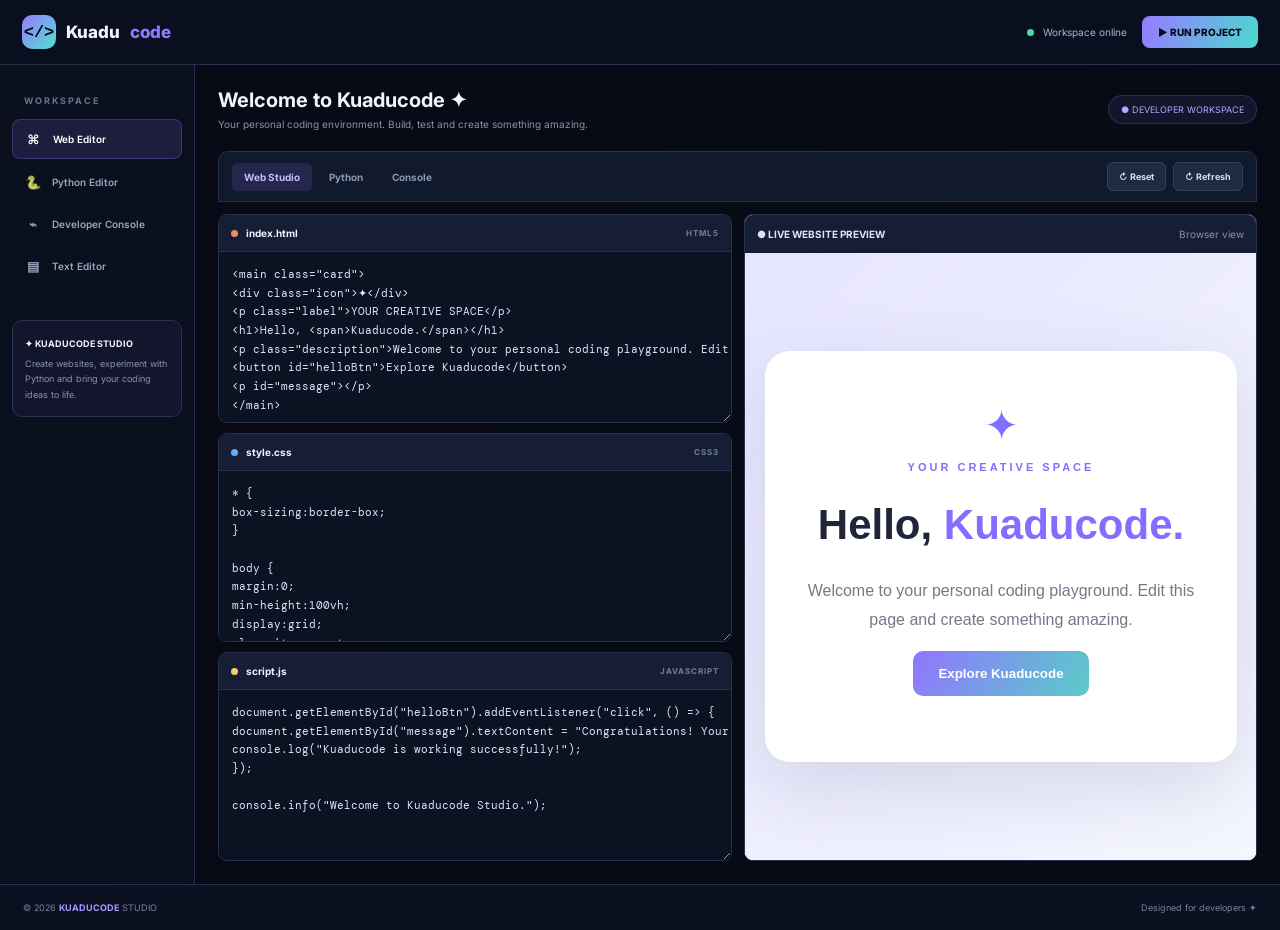
<file: code.html>
<!DOCTYPE html>
<html lang="en">
<head>
<meta charset="UTF-8">
<meta name="viewport" content="width=device-width, initial-scale=1.0">
<title>Kuaducode </title>
<style>
@import url('https://fonts.googleapis.com/css2?family=DM+Mono:wght@400;500&family=Inter:wght@400;500;600;700;800&display=swap');

:root {
--bg:#080b16;
--surface:#101629;
--surface2:#151d33;
--border:#26314d;
--text:#f1f4ff;
--muted:#8793ad;
--purple:#9278ff;
--cyan:#4de0d1;
--green:#4cdaa0;
}

* {
box-sizing:border-box;
margin:0;
padding:0;
}

body {
background:var(--bg);
color:var(--text);
font-family:Inter,Arial,sans-serif;
font-size:12px;
min-height:100vh;
}

body:before {
content:"";
position:fixed;
inset:0;
z-index:-2;
background:linear-gradient(120deg,rgba(8,11,22,.94),rgba(8,11,22,.87)),url("https://images.unsplash.com/photo-1518770660439-4636190af475?auto=format&fit=crop&w=2000&q=85") center/cover;
}

.app {
min-height:100vh;
display:flex;
flex-direction:column;
}

header {
height:65px;
display:flex;
align-items:center;
justify-content:space-between;
padding:0 22px;
background:#0b1020ef;
border-bottom:1px solid var(--border);
position:sticky;
top:0;
z-index:10;
}

.logo {
display:flex;
align-items:center;
gap:10px;
font-size:17px;
font-weight:800;
}

.logo-icon {
width:34px;
height:34px;
display:grid;
place-items:center;
border-radius:10px;
background:linear-gradient(135deg,#9b7cff,#4de0d1);
color:#080b16;
font-family:monospace;
}

.logo span {
color:var(--purple);
}

.logo small {
font-size:8px;
letter-spacing:2px;
color:#8390ad;
}

.header-right {
display:flex;
align-items:center;
gap:15px;
}

.online {
font-size:10px;
color:#a7b5ca;
}

.online i {
display:inline-block;
width:7px;
height:7px;
background:var(--green);
border-radius:50%;
margin-right:6px;
}

button {
font-family:inherit;
cursor:pointer;
border:none;
}

.header-btn {
background:linear-gradient(110deg,#967bff,#4dd8d0);
padding:10px 16px;
border-radius:8px;
font-size:10px;
font-weight:800;
color:#080b16;
}

.header-btn:hover {
filter:brightness(1.15);
transform:translateY(-1px);
}

.layout {
display:grid;
grid-template-columns:195px minmax(0,1fr);
flex:1;
}

.sidebar {
background:#0c1120e8;
border-right:1px solid var(--border);
padding:22px 12px;
}

.side-label {
font-size:9px;
letter-spacing:2px;
color:#687591;
font-weight:700;
padding:0 12px;
margin:8px 0 13px;
}

.nav-item {
display:flex;
align-items:center;
gap:11px;
padding:11px 12px;
margin-bottom:4px;
border-radius:8px;
color:#98a5bf;
font-size:10px;
font-weight:600;
transition:.2s;
cursor:pointer;
text-decoration:none;
}

.nav-item:hover {
background:#19223b;
color:white;
}

.nav-item.active {
background:#9278ff25;
color:white;
border:1px solid #9278ff42;
}

.nav-icon {
width:17px;
text-align:center;
font-size:13px;
}

.side-bottom {
margin-top:35px;
padding:14px 12px;
border:1px solid #283452;
border-radius:10px;
background:#9278ff10;
}

.side-bottom strong {
font-size:9px;
}

.side-bottom p {
font-size:9px;
color:var(--muted);
line-height:1.7;
margin-top:6px;
}

main {
min-width:0;
padding:23px;
}

.welcome {
display:flex;
justify-content:space-between;
align-items:center;
gap:15px;
margin-bottom:21px;
}

.welcome h1 {
font-size:20px;
margin-bottom:6px;
}

.welcome p {
font-size:10px;
color:var(--muted);
}

.welcome-tag {
font-size:9px;
padding:8px 12px;
border-radius:20px;
background:#9278ff19;
border:1px solid #9278ff35;
color:#b5a6ff;
}

.toolbar {
display:flex;
align-items:center;
justify-content:space-between;
gap:10px;
padding:10px 13px;
background:#11192d;
border:1px solid var(--border);
border-radius:10px 10px 0 0;
}

.tool-tabs {
display:flex;
gap:5px;
flex-wrap:wrap;
}

.tool-tab {
padding:8px 12px;
border-radius:6px;
background:transparent;
color:#8996b0;
font-size:10px;
font-weight:700;
}

.tool-tab.active {
background:#9278ff25;
color:#c6baff;
}

.tool-actions {
display:flex;
gap:7px;
}

.action-btn {
background:#202a43;
color:#d3dcf0;
padding:8px 11px;
border-radius:6px;
font-size:9px;
font-weight:700;
border:1px solid #34415e;
}

.action-btn:hover {
background:#303e60;
}

.work-area {
display:none;
}

.work-area.active {
display:block;
animation:fade .25s ease;
}

@keyframes fade {
from {opacity:0;transform:translateY(5px);}
to {opacity:1;transform:translateY(0);}
}

.web-grid {
display:grid;
grid-template-columns:minmax(0,1fr) minmax(0,1fr);
gap:12px;
margin-top:12px;
}

.code-stack {
display:grid;
gap:10px;
}

.editor {
background:#0d1425;
border:1px solid var(--border);
border-radius:9px;
overflow:hidden;
min-width:0;
}

.editor-header {
height:37px;
display:flex;
align-items:center;
justify-content:space-between;
padding:0 12px;
background:#151e34;
border-bottom:1px solid var(--border);
font-size:10px;
font-weight:700;
}

.file-name {
display:flex;
align-items:center;
gap:8px;
}

.file-dot {
width:7px;
height:7px;
border-radius:50%;
}

.html-dot {background:#f08b5c;}
.css-dot {background:#65a9ff;}
.js-dot {background:#f0cf66;}
.py-dot {background:#6fb8e9;}

.file-type {
font-size:8px;
color:#71809d;
letter-spacing:1px;
}

textarea {
width:100%;
height:170px;
display:block;
resize:vertical;
background:#0b1222;
border:0;
outline:0;
padding:13px;
color:#dce6fa;
font:11px/1.7 'DM Mono',monospace;
tab-size:4;
white-space:pre;
}

textarea:focus {
box-shadow:inset 0 0 0 1px #9278ff70;
}

.preview {
background:white;
border:1px solid var(--border);
border-radius:9px;
overflow:hidden;
display:flex;
flex-direction:column;
min-height:565px;
}

.preview-head {
height:38px;
background:#151e34;
color:#dce5f5;
display:flex;
align-items:center;
justify-content:space-between;
padding:0 12px;
font-size:10px;
font-weight:700;
}

.preview-head span:last-child {
color:#8793ad;
font-weight:400;
}

iframe {
width:100%;
flex:1;
min-height:525px;
border:0;
background:white;
}

.python-grid {
display:grid;
grid-template-columns:1fr 1fr;
gap:12px;
margin-top:12px;
}

.python-grid textarea {
height:420px;
}

.output {
background:#0b1222;
border:1px solid var(--border);
border-radius:9px;
min-height:460px;
overflow:hidden;
}

.output-head {
padding:12px;
background:#151e34;
border-bottom:1px solid var(--border);
font-size:10px;
font-weight:700;
display:flex;
justify-content:space-between;
}

.output pre {
padding:16px;
color:#9ce6c1;
font:11px/1.8 'DM Mono',monospace;
white-space:pre-wrap;
}

.runtime {
font-size:9px;
color:#9ba9c0;
}

.runtime.ready {
color:var(--green);
}

.console {
margin-top:12px;
background:#0b1222;
border:1px solid var(--border);
border-radius:9px;
min-height:450px;
overflow:hidden;
}

.console-head {
padding:13px;
background:#151e34;
border-bottom:1px solid var(--border);
display:flex;
justify-content:space-between;
font-size:10px;
font-weight:700;
}

.console-body {
padding:13px;
font:10px/1.8 'DM Mono',monospace;
}

.console-line {
padding:7px;
border-bottom:1px solid #202b43;
white-space:pre-wrap;
overflow-wrap:anywhere;
}

.console-line.log {color:#d4def0;}
.console-line.info {color:#73d9e5;}
.console-line.warn {color:#f1ca77;}
.console-line.error {color:#ff879a;}

.empty {
color:#74819b;
padding:12px;
}

footer {
display:flex;
justify-content:space-between;
align-items:center;
padding:17px 23px;
border-top:1px solid var(--border);
background:#0b1020;
color:#74819b;
font-size:9px;
}

footer strong {
color:#a997ff;
}

@media(max-width:1050px) {
.layout {grid-template-columns:165px minmax(0,1fr);}
.web-grid {grid-template-columns:1fr;}
.preview {min-height:450px;}
.python-grid {grid-template-columns:1fr;}
}

@media(max-width:650px) {
header {padding:0 12px;}
.online {display:none;}
.layout {grid-template-columns:1fr;}
.sidebar {
display:flex;
gap:4px;
overflow-x:auto;
padding:9px;
border-right:0;
border-bottom:1px solid var(--border);
}
.side-label,.side-bottom {display:none;}
.nav-item {white-space:nowrap;margin:0;padding:10px;}
main {padding:13px 10px;}
.welcome {align-items:flex-start;flex-direction:column;}
.toolbar {flex-direction:column;align-items:flex-start;}
.tool-actions {width:100%;}
.action-btn {flex:1;}
footer {padding:14px 10px;}
}
</style>
</head>
<body>

<div class="app">

<header>
<div class="logo">
<div class="logo-icon">&lt;/&gt;</div>
Kuadu<span>code</span>

</div>

<div class="header-right">
<div class="online"><i></i> Workspace online</div>
<button class="header-btn" id="globalRun">▶ RUN PROJECT</button>
</div>
</header>

<div class="layout">

<aside class="sidebar">

<div class="side-label">WORKSPACE</div>

<div class="nav-item active" data-tab="web">
<span class="nav-icon">⌘</span> Web Editor
</div>

<div class="nav-item" data-tab="python">
<span class="nav-icon">🐍</span> Python Editor
</div>

<div class="nav-item" data-tab="console">
<span class="nav-icon">⌁</span> Developer Console
</div>

<a class="nav-item" href="texteditor.html">
<span class="nav-icon">▤</span> Text Editor
</a>

<div class="side-bottom">
<strong>✦ KUADUCODE STUDIO</strong>
<p>Create websites, experiment with Python and bring your coding ideas to life.</p>
</div>

</aside>

<main>

<div class="welcome">
<div>
<h1>Welcome to Kuaducode ✦</h1>
<p>Your personal coding environment. Build, test and create something amazing.</p>
</div>
<div class="welcome-tag">● DEVELOPER WORKSPACE</div>
</div>

<div class="toolbar">

<div class="tool-tabs">
<button class="tool-tab active" data-tab="web">Web Studio</button>
<button class="tool-tab" data-tab="python">Python</button>
<button class="tool-tab" data-tab="console">Console</button>
</div>

<div class="tool-actions">
<button class="action-btn" id="resetWeb">↻ Reset</button>
<button class="action-btn" id="refresh">↻ Refresh</button>
</div>

</div>

<section class="work-area active" id="web">

<div class="web-grid">

<div class="code-stack">

<div class="editor">
<div class="editor-header">
<div class="file-name"><span class="file-dot html-dot"></span> index.html</div>
<span class="file-type">HTML5</span>
</div>
<textarea id="htmlCode" spellcheck="false"></textarea>
</div>

<div class="editor">
<div class="editor-header">
<div class="file-name"><span class="file-dot css-dot"></span> style.css</div>
<span class="file-type">CSS3</span>
</div>
<textarea id="cssCode" spellcheck="false"></textarea>
</div>

<div class="editor">
<div class="editor-header">
<div class="file-name"><span class="file-dot js-dot"></span> script.js</div>
<span class="file-type">JAVASCRIPT</span>
</div>
<textarea id="jsCode" spellcheck="false"></textarea>
</div>

</div>

<div class="preview">
<div class="preview-head">
<span>● LIVE WEBSITE PREVIEW</span>
<span>Browser view</span>
</div>
<iframe id="preview" title="Live website preview" sandbox="allow-scripts allow-forms allow-modals"></iframe>
</div>

</div>
</section>

<section class="work-area" id="python">

<div class="python-grid">

<div class="editor">
<div class="editor-header">
<div class="file-name"><span class="file-dot py-dot"></span> main.py</div>
<span class="file-type">PYTHON 3</span>
</div>

<textarea id="pythonCode" spellcheck="false">name = "Kuaducode Developer"

print("Welcome to Kuaducode!")
print("Hello,", name)

for number in range(1, 11):
    print(number, "× 2 =", number * 2)</textarea>
</div>

<div class="output">
<div class="output-head">
<span>PYTHON TERMINAL</span>
<span id="pythonStatus" class="runtime">Runtime not loaded</span>
</div>

<pre id="pythonOutput">Your Python output will appear here.</pre>

<div style="padding:12px">
<button class="header-btn" id="runPython">▶ RUN PYTHON</button>
<button class="action-btn" id="clearPython">CLEAR</button>
</div>
</div>

</div>
</section>

<section class="work-area" id="console">

<div class="console">
<div class="console-head">
<span>⌁ DEVELOPER CONSOLE</span>
<button class="action-btn" id="clearConsole">CLEAR CONSOLE</button>
</div>

<div class="console-body" id="consoleOutput">
<div class="empty">Console is ready. Run your project to see messages.</div>
</div>
</div>

</section>

</main>
</div>

<footer>
<span>© 2026 <strong>KUADUCODE</strong> STUDIO</span>
<span>Designed for developers ✦</span>
</footer>

</div>

<script>
const $ = id => document.getElementById(id);

const starter = {
html:`<main class="card">
<div class="icon">✦</div>
<p class="label">YOUR CREATIVE SPACE</p>
<h1>Hello, <span>Kuaducode.</span></h1>
<p class="description">Welcome to your personal coding playground. Edit this page and create something amazing.</p>
<button id="helloBtn">Explore Kuaducode</button>
<p id="message"></p>
</main>`,

css:`* {
box-sizing:border-box;
}

body {
margin:0;
min-height:100vh;
display:grid;
place-items:center;
font-family:Arial,sans-serif;
background:linear-gradient(135deg,#e6e5ff,#f5f7ff);
color:#20253a;
}

.card {
max-width:550px;
padding:50px 40px;
margin:20px;
text-align:center;
border-radius:25px;
background:white;
box-shadow:0 25px 80px #33335a25;
}

.icon {
font-size:42px;
color:#826eff;
}

.label {
font-size:11px;
font-weight:bold;
letter-spacing:3px;
color:#826eff;
}

h1 {
font-size:42px;
}

h1 span {
color:#826eff;
}

.description {
line-height:1.8;
color:#74798a;
}

button {
background:linear-gradient(120deg,#9175ff,#5accc8);
border:0;
padding:15px 25px;
border-radius:10px;
color:white;
font-weight:bold;
cursor:pointer;
}

#message {
color:#826eff;
font-weight:bold;
}`,

js:`document.getElementById("helloBtn").addEventListener("click", () => {
document.getElementById("message").textContent = "Congratulations! Your JavaScript is working.";
console.log("Kuaducode is working successfully!");
});

console.info("Welcome to Kuaducode Studio.");`
};

let consoleMessages = [];

function switchTab(name) {
document.querySelectorAll(".work-area").forEach(panel => {
panel.classList.toggle("active",panel.id === name);
});

document.querySelectorAll("[data-tab]").forEach(item => {
item.classList.toggle("active",item.dataset.tab === name);
});
}

document.querySelectorAll("[data-tab]").forEach(item => {
item.addEventListener("click",() => switchTab(item.dataset.tab));
});

function renderConsole() {
const output = $("consoleOutput");
output.innerHTML = "";

if (!consoleMessages.length) {
output.innerHTML = '<div class="empty">Console is ready. Run your project to see messages.</div>';
}

consoleMessages.forEach(item => {
const line = document.createElement("div");
line.className = "console-line " + item.type;
line.textContent = item.type.toUpperCase() + ": " + item.message;
output.appendChild(line);
});
}

function addConsole(type,args) {
consoleMessages.push({
type,
message:args.map(value => {
if (typeof value === "object") {
try {
return JSON.stringify(value);
} catch(e) {
return String(value);
}
}
return String(value);
}).join(" ")
});

renderConsole();
}

window.addEventListener("message",event => {
if (event.data?.source === "kuaducode") {
addConsole(event.data.type,event.data.args || []);
}
});

function runWeb() {
consoleMessages = [];

const html = $("htmlCode").value;
const css = $("cssCode").value.replace(/<\/style/gi,"<\\/style");
const js = $("jsCode").value.replace(/<\/script/gi,"<\\/script");

const bridge = `<script>
["log","info","warn","error"].forEach(type => {
const original = console[type].bind(console);

console[type] = (...args) => {
original(...args);

parent.postMessage({
source:"kuaducode",
type,
args:args.map(value => {
try {
return typeof value === "object" ? JSON.stringify(value) : String(value);
} catch(e) {
return String(value);
}
})
},"*");
};
});

window.addEventListener("error",e => {
parent.postMessage({
source:"kuaducode",
type:"error",
args:[e.message + " line " + e.lineno]
},"*");
});
<\/script>`;

$("preview").srcdoc = `<!DOCTYPE html>
<html>
<head>
<meta charset="UTF-8">
<meta name="viewport" content="width=device-width,initial-scale=1">
<style>${css}</style>
</head>
<body>
${html}
${bridge}
<script>${js}<\/script>
</body>
</html>`;

renderConsole();
}

$("globalRun").addEventListener("click",() => {
runWeb();
switchTab("console");
});

$("refresh").addEventListener("click",() => {
runWeb();
switchTab("web");
});

$("resetWeb").addEventListener("click",() => {
$("htmlCode").value = starter.html;
$("cssCode").value = starter.css;
$("jsCode").value = starter.js;
runWeb();
switchTab("web");
});

$("clearConsole").addEventListener("click",() => {
consoleMessages = [];
renderConsole();
});

$("clearPython").addEventListener("click",() => {
$("pythonOutput").textContent = "";
});

["htmlCode","cssCode","jsCode"].forEach(id => {
$(id).addEventListener("keydown",e => {
if (e.key === "Tab") {
e.preventDefault();
const element = e.target;
element.setRangeText("  ",element.selectionStart,element.selectionEnd,"end");
}
});
});

let pyodidePromise;

async function getPyodide() {
if (!pyodidePromise) {
$("pythonStatus").textContent = "Loading Python...";

pyodidePromise = new Promise((resolve,reject) => {
const script = document.createElement("script");

script.src = "https://cdn.jsdelivr.net/pyodide/v0.27.7/full/pyodide.js";

script.onload = async () => {
try {
resolve(await loadPyodide());
} catch(error) {
reject(error);
}
};

script.onerror = () => reject(new Error("Unable to load Python runtime. Check your internet connection."));

document.head.appendChild(script);
});
}

const pyodide = await pyodidePromise;

$("pythonStatus").textContent = "Python ready";
$("pythonStatus").classList.add("ready");

return pyodide;
}

async function runPython() {
$("runPython").disabled = true;
$("pythonOutput").textContent = "Starting Python runtime...";

try {
const pyodide = await getPyodide();

let output = "";

pyodide.setStdout({
batched:text => {
output += text + "\n";
}
});

pyodide.setStderr({
batched:text => {
output += "ERROR: " + text + "\n";
}
});

await pyodide.runPythonAsync($("pythonCode").value);

$("pythonOutput").textContent = output.trimEnd() || "Code executed successfully.";

} catch(error) {
$("pythonOutput").textContent = String(error);

} finally {
$("runPython").disabled = false;
}
}

$("runPython").addEventListener("click",runPython);

$("pythonCode").addEventListener("keydown",e => {
if (e.key === "Tab") {
e.preventDefault();
const element = e.target;
element.setRangeText("    ",element.selectionStart,element.selectionEnd,"end");
}
});

$("htmlCode").value = starter.html;
$("cssCode").value = starter.css;
$("jsCode").value = starter.js;

runWeb();
</script>

</body>
</html>
</file>
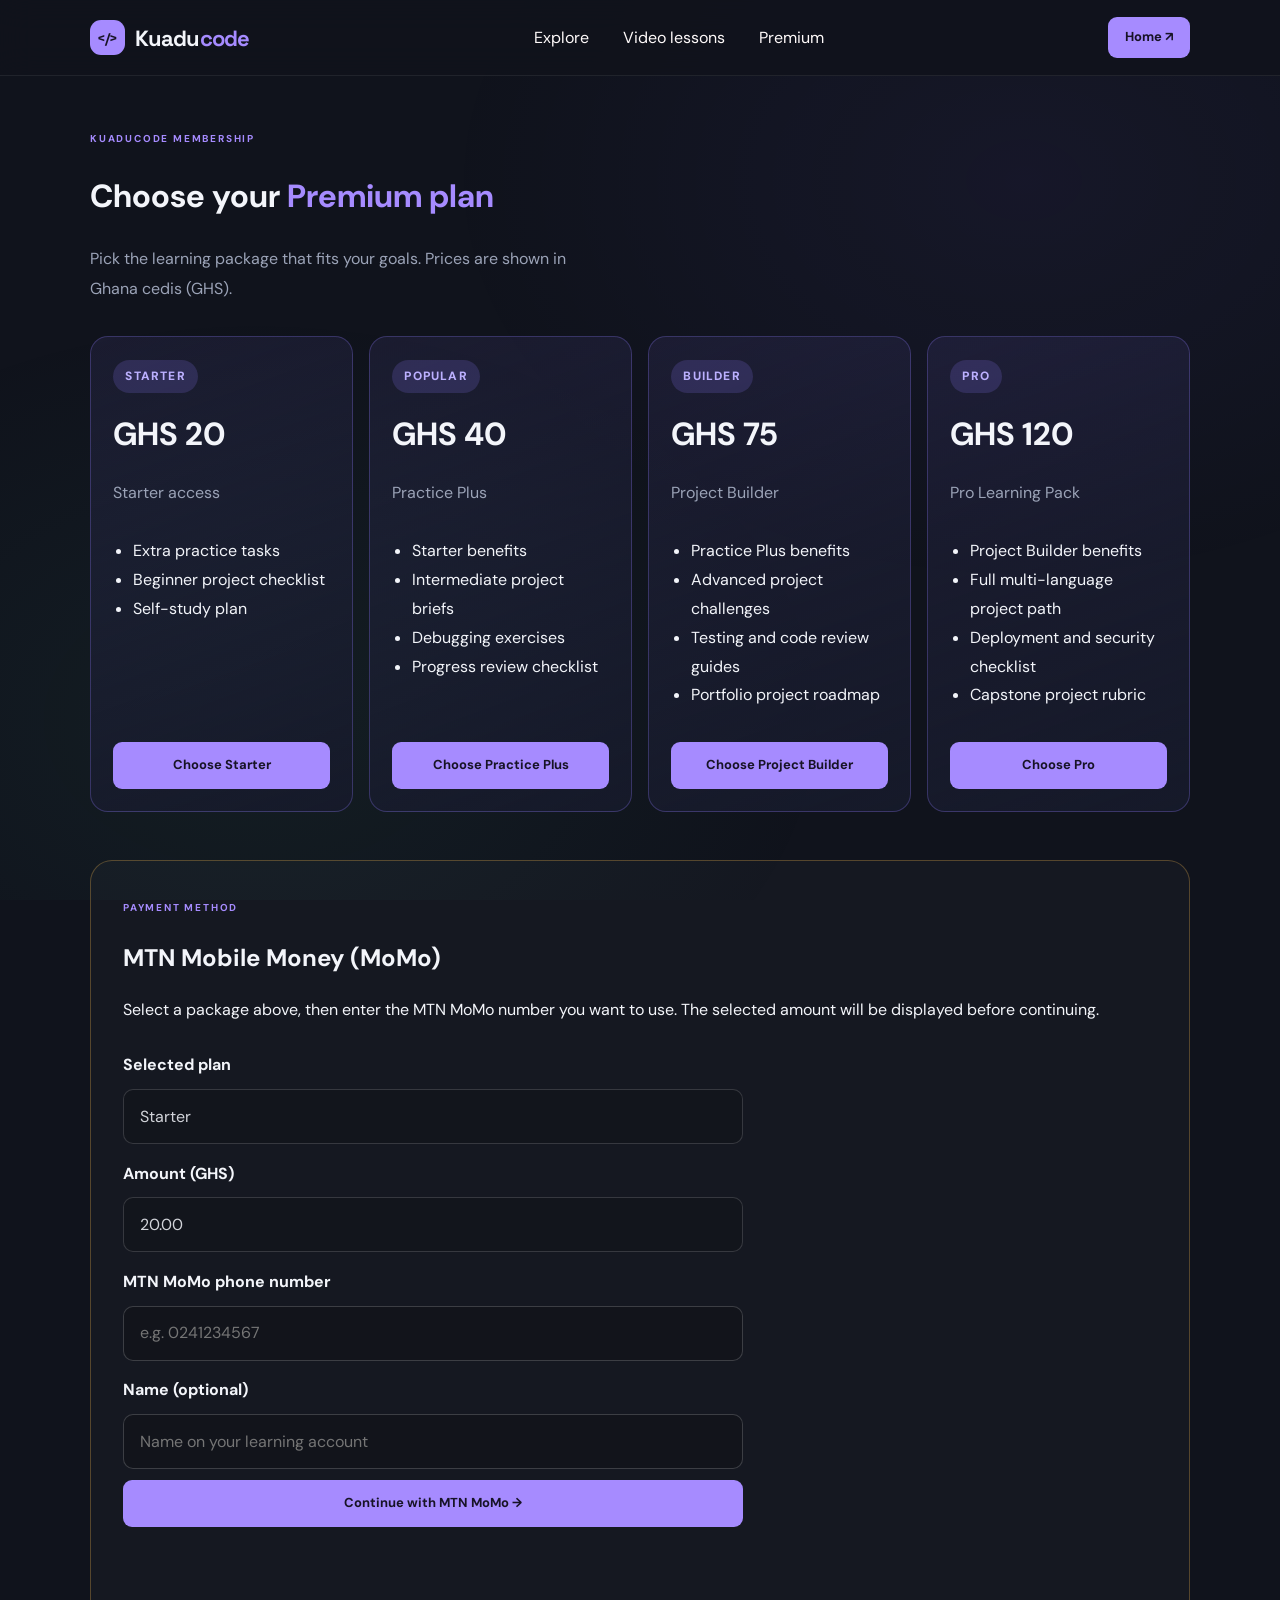
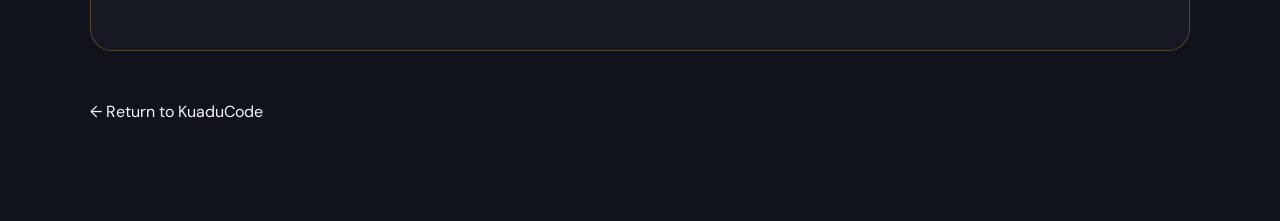
<file: premium.html>
<!DOCTYPE html>
<html lang="en"><head><meta charset="UTF-8"><meta name="viewport" content="width=device-width, initial-scale=1"><meta name="description" content="CodePath Premium plans priced in Ghana cedis"><title>CodePath Premium — Ghana Cedis</title><link rel="stylesheet" href="style.css"></head>
<body><header class="topbar"><a class="brand" href="index.html"><span class="brand-mark">&lt;/&gt;</span><span>Kuadu<span class="brand-accent">code</span></span></a><nav class="nav-links" aria-label="Main navigation"><a href="index.html#explore">Explore</a><a href="video-lessons.html">Video lessons</a><a href="index.html#premium">Premium</a></nav><a class="top-cta" href="index.html">Home ↗</a></header>
<main class="page-wrap"><span class="eyebrow">KUADUCODE MEMBERSHIP</span><h1>Choose your <span class="brand-accent">Premium plan</span></h1><p class="hero-text">Pick the learning package that fits your goals. Prices are shown in Ghana cedis (GHS).</p>
<div class="plan-grid">
<article class="plan-card"><span class="premium-badge">STARTER</span><h2>GHS 20</h2><p>Starter access</p><ul><li>Extra practice tasks</li><li>Beginner project checklist</li><li>Self-study plan</li></ul><button class="btn btn-primary choose-plan" data-plan="Starter" data-price="20">Choose Starter</button></article>
<article class="plan-card"><span class="premium-badge">POPULAR</span><h2>GHS 40</h2><p>Practice Plus</p><ul><li>Starter benefits</li><li>Intermediate project briefs</li><li>Debugging exercises</li><li>Progress review checklist</li></ul><button class="btn btn-primary choose-plan" data-plan="Practice Plus" data-price="40">Choose Practice Plus</button></article>
<article class="plan-card"><span class="premium-badge">BUILDER</span><h2>GHS 75</h2><p>Project Builder</p><ul><li>Practice Plus benefits</li><li>Advanced project challenges</li><li>Testing and code review guides</li><li>Portfolio project roadmap</li></ul><button class="btn btn-primary choose-plan" data-plan="Project Builder" data-price="75">Choose Project Builder</button></article>
<article class="plan-card"><span class="premium-badge">PRO</span><h2>GHS 120</h2><p>Pro Learning Pack</p><ul><li>Project Builder benefits</li><li>Full multi-language project path</li><li>Deployment and security checklist</li><li>Capstone project rubric</li></ul><button class="btn btn-primary choose-plan" data-plan="Pro Learning Pack" data-price="120">Choose Pro</button></article>
</div>
<section class="payment-panel" id="payment"><span class="eyebrow">PAYMENT METHOD</span><h2>MTN Mobile Money (MoMo)</h2><p>Select a package above, then enter the MTN MoMo number you want to use. The selected amount will be displayed before continuing.</p>
<form id="momoForm">
<label for="selectedPlan">Selected plan</label><input id="selectedPlan" name="plan" value="Starter" readonly>
<label for="selectedPrice">Amount (GHS)</label><input id="selectedPrice" name="amount" value="20.00" readonly>
<label for="momoNumber">MTN MoMo phone number</label><input id="momoNumber" name="phone" type="tel" inputmode="tel" autocomplete="tel" placeholder="e.g. 0241234567" pattern="(0[0-9]{9}|\+233[0-9]{9})" required>
<label for="payerName">Name (optional)</label><input id="payerName" name="payer" autocomplete="name" placeholder="Name on your learning account">
<button class="btn btn-primary" type="submit">Continue with MTN MoMo →</button>
<p id="momoMessage" class="payment-message" role="status" aria-live="polite"></p>
</form>
</section>
<p><a href="index.html">← Return to KuaduCode</a></p></main>
<script>
const planButtons=document.querySelectorAll('.choose-plan');
planButtons.forEach(button=>button.addEventListener('click',()=>{
 document.getElementById('selectedPlan').value=button.dataset.plan;
 document.getElementById('selectedPrice').value=Number(button.dataset.price).toFixed(2);
 document.getElementById('payment').scrollIntoView({behavior:'smooth',block:'start'});
}));
document.getElementById('momoForm').addEventListener('submit',event=>{
 event.preventDefault();
 const phone=document.getElementById('momoNumber').value.trim();
 if(!/^(0[0-9]{9}|\+233[0-9]{9})$/.test(phone)){
  document.getElementById('momoMessage').textContent='Enter a valid Ghanaian phone number, for example 0241234567 or +233241234567.';
  return;
 }
 document.getElementById('momoMessage').textContent='Demo checkout only: GHS '+document.getElementById('selectedPrice').value+' for '+document.getElementById('selectedPlan').value+' is selected. No payment has been requested and your wallet has not been charged. MTN MoMo API credentials and server-side transaction verification must be configured to enable real payment.';
});
</script></body></html>
</file>
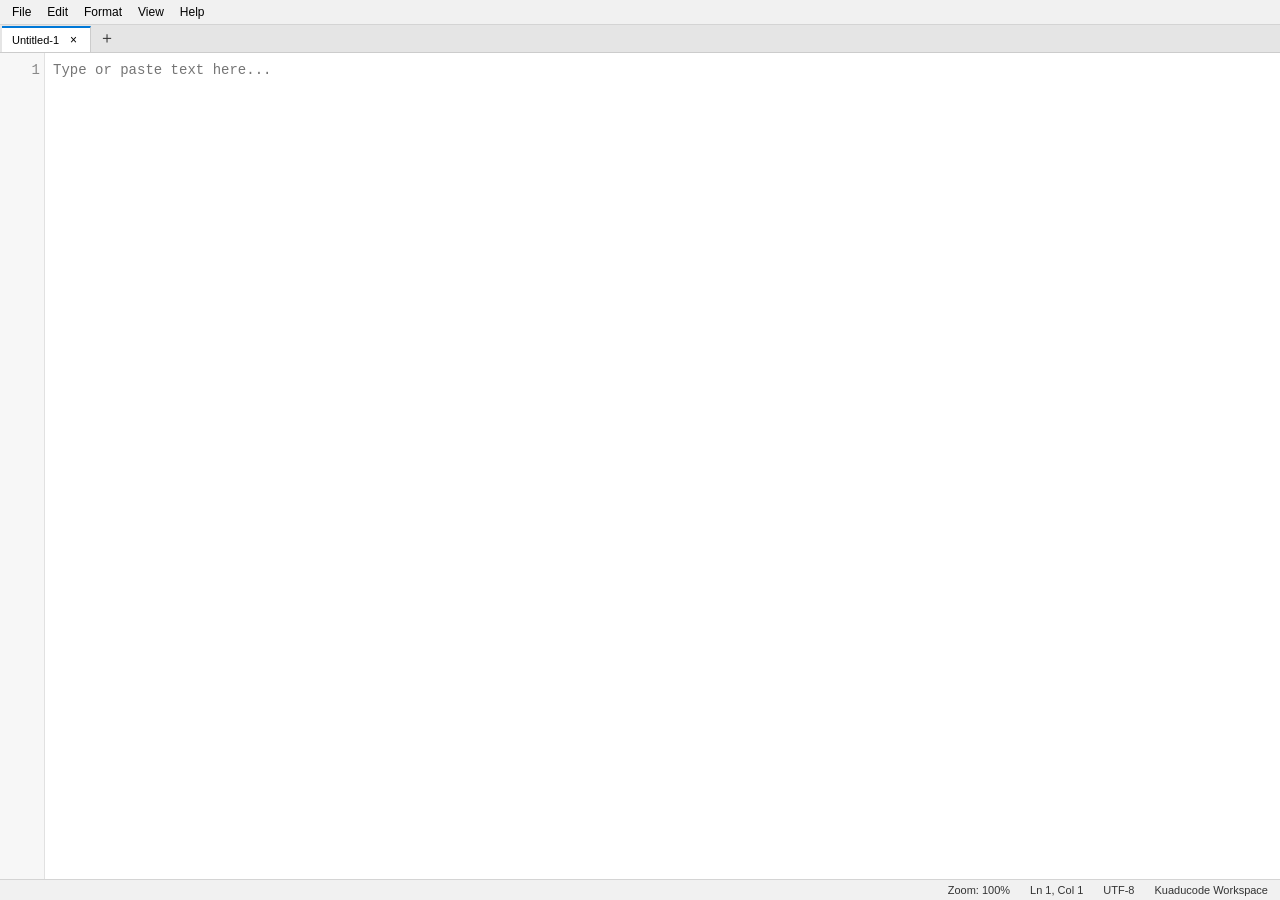
<file: texteditor.html>
<!DOCTYPE html>
<html lang="en">
<head>
<meta charset="UTF-8">
<meta name="viewport" content="width=device-width, initial-scale=1.0">
<title>Untitled - Kuaducode TEXT_EDITOR</title>
<style>
  * { box-sizing: border-box; margin: 0; padding: 0; }
  body {
    font-family: 'Segoe UI', Tahoma, Geneva, Verdana, sans-serif;
    background-color: #f3f3f3;
    color: #000000;
    display: flex;
    flex-direction: column;
    height: 100vh;
    overflow: hidden;
  }
  .notepad-menu {
    display: flex;
    background-color: #f1f1f1;
    border-bottom: 1px solid #d4d4d4;
    font-size: 12px;
    padding: 2px 4px;
    user-select: none;
  }
  .menu-dropdown {
    position: relative;
    padding: 3px 8px;
    cursor: pointer;
    border-radius: 2px;
  }
  .menu-dropdown:hover, .menu-dropdown.active {
    background-color: #e5e5e5;
  }
  .dropdown-content {
    display: none;
    position: absolute;
    top: 100%;
    left: 0;
    background-color: #ffffff;
    box-shadow: 0 4px 8px rgba(0,0,0,0.15);
    border: 1px solid #cccccc;
    min-width: 180px;
    z-index: 1000;
    padding: 4px 0;
  }
  .menu-dropdown.active .dropdown-content {
    display: block;
  }
  .dropdown-item {
    padding: 6px 16px;
    font-size: 12px;
    cursor: pointer;
  }
  .dropdown-item:hover {
    background-color: #0078d7;
    color: #ffffff;
  }
  .dropdown-divider {
    height: 1px;
    background-color: #e1e1e1;
    margin: 4px 0;
  }
  .tab-bar {
    display: flex;
    background-color: #e5e5e5;
    border-bottom: 1px solid #cccccc;
    overflow-x: auto;
    align-items: center;
    padding-left: 2px;
    height: 28px;
  }
  .tab {
    display: flex;
    align-items: center;
    gap: 8px;
    background-color: #f1f1f1;
    padding: 0 10px;
    height: 26px;
    font-size: 11px;
    border-right: 1px solid #cccccc;
    border-top: 1px solid #cccccc;
    cursor: pointer;
    user-select: none;
    color: #333333;
  }
  .tab.active {
    background-color: #ffffff;
    color: #000000;
    border-top: 2px solid #0078d7;
  }
  .tab .close-tab {
    font-size: 12px;
    border-radius: 50%;
    padding: 0 3px;
  }
  .tab .close-tab:hover {
    background-color: rgba(255, 0, 0, 0.2);
    color: #ff0000;
  }
  .add-tab-btn {
    background: none;
    border: none;
    font-size: 16px;
    padding: 0 8px;
    cursor: pointer;
    color: #333333;
  }
  .add-tab-btn:hover {
    background-color: #d4d4d4;
  }
  .editor-container {
    display: flex;
    flex: 1;
    overflow: hidden;
    position: relative;
    background-color: #ffffff;
  }
  .line-numbers {
    width: 45px;
    background-color: #f7f7f7;
    color: #888888;
    padding: 8px 4px;
    text-align: right;
    font-family: 'Consolas', 'Courier New', monospace;
    font-size: 14px;
    line-height: 1.4;
    user-select: none;
    overflow: hidden;
    border-right: 1px solid #e1e1e1;
  }
  textarea {
    flex: 1;
    background-color: #ffffff;
    color: #000000;
    border: none;
    padding: 8px;
    font-family: 'Consolas', 'Courier New', Courier, monospace;
    font-size: 14px;
    line-height: 1.4;
    resize: none;
    outline: none;
    white-space: pre-wrap;
    overflow-y: auto;
  }
  .status-bar {
    display: flex;
    justify-content: flex-end;
    background-color: #f1f1f1;
    border-top: 1px solid #d4d4d4;
    padding: 4px 12px;
    font-size: 11px;
    color: #333333;
    gap: 20px;
    user-select: none;
  }
  .modal-overlay {
    position: fixed;
    top: 0;
    left: 0;
    width: 100%;
    height: 100%;
    background: rgba(0,0,0,0.3);
    display: none;
    justify-content: center;
    align-items: center;
    z-index: 2000;
  }
  .modal {
    background: #ffffff;
    color: #000000;
    border: 1px solid #999999;
    padding: 20px;
    border-radius: 4px;
    width: 320px;
    box-shadow: 0 4px 16px rgba(0,0,0,0.2);
    display: flex;
    flex-direction: column;
    gap: 12px;
  }
  .modal h3 {
    font-size: 13px;
    font-weight: 600;
    border-bottom: 1px solid #e1e1e1;
    padding-bottom: 6px;
  }
  .setting-item {
    display: flex;
    flex-direction: column;
    gap: 4px;
    font-size: 12px;
  }
  .setting-item input[type="range"], .setting-item input[type="color"] {
    width: 100%;
    padding: 2px;
  }
  .setting-row {
    display: flex;
    align-items: center;
    gap: 8px;
    font-size: 12px;
  }
  .modal-buttons {
    display: flex;
    justify-content: flex-end;
    gap: 8px;
    margin-top: 8px;
  }
  .modal-buttons button {
    padding: 4px 12px;
    font-size: 12px;
    cursor: pointer;
    background: #e1e1e1;
    border: 1px solid #adadad;
    border-radius: 2px;
  }
  .modal-buttons button:hover {
    background: #e5f1fb;
    border-color: #0078d7;
  }
  input[type="file"] { display: none; }
</style>
</head>
<body>

<div class="notepad-menu" id="menuBar">
  <div class="menu-dropdown" data-menu="file">File
    <div class="dropdown-content">
      <div class="dropdown-item" id="menuNew">New (Ctrl+N)</div>
      <div class="dropdown-item" id="menuOpen">Open... (Ctrl+O)</div>
      <div class="dropdown-item" id="menuSave">Save (Ctrl+S)</div>
      <div class="dropdown-item" id="menuSaveAs">Save As... (Ctrl+Shift+S)</div>
      <div class="dropdown-divider"></div>
      <div class="dropdown-item" id="menuExit">Exit</div>
    </div>
  </div>
  <div class="menu-dropdown" data-menu="edit">Edit
    <div class="dropdown-content">
      <div class="dropdown-item" id="menuSelectAll">Select All (Ctrl+A)</div>
      <div class="dropdown-item" id="menuClear">Clear All</div>
    </div>
  </div>
  <div class="menu-dropdown" data-menu="format">Format
    <div class="dropdown-content">
      <div class="dropdown-item" id="menuWordWrap">Word Wrap: On</div>
      <div class="dropdown-item" id="menuFont">Preferences & Settings...</div>
    </div>
  </div>
  <div class="menu-dropdown" data-menu="view">View
    <div class="dropdown-content">
      <div class="dropdown-item" id="menuZoomIn">Zoom In (Ctrl++)</div>
      <div class="dropdown-item" id="menuZoomOut">Zoom Out (Ctrl+-)</div>
      <div class="dropdown-item" id="menuResetZoom">Restore Default Zoom</div>
    </div>
  </div>
  <div class="menu-dropdown" data-menu="help">Help
    <div class="dropdown-content">
      <div class="dropdown-item" id="menuAbout">About Kuaducode TEXT_EDITOR</div>
    </div>
  </div>
</div>

<div class="tab-bar" id="tabBar">
  <button class="add-tab-btn" id="addTabBtn" title="New Tab (Ctrl+T)">＋</button>
</div>

<div class="editor-container">
  <div id="lineNumbers" class="line-numbers">1</div>
  <textarea id="textArea" placeholder="Type or paste text here..."></textarea>
  <input type="file" id="fileInput">
</div>

<div class="status-bar">
  <span id="zoomDisplay">Zoom: 100%</span>
  <span id="posDisplay">Ln 1, Col 1</span>
  <span id="encodingDisplay">UTF-8</span>
  <span id="windowsDisplay">Kuaducode Workspace</span>
</div>

<div id="settingsModal" class="modal-overlay">
  <div class="modal">
    <h3>Kuaducode TEXT_EDITOR Preferences</h3>
    <div class="setting-item">
      <label for="fontSizeInput">Font Size (<span id="fontSizeVal">14</span>px):</label>
      <input type="range" id="fontSizeInput" min="10" max="32" value="14">
    </div>
    <div class="setting-item">
      <label for="textColorPicker">Text Color:</label>
      <input type="color" id="textColorPicker" value="#000000">
    </div>
    <div class="setting-row">
      <input type="checkbox" id="lineNumToggle" checked>
      <label for="lineNumToggle">Show Line Numbers</label>
    </div>
    <div class="modal-buttons">
      <button id="closeFontModal">Apply & Close</button>
    </div>
  </div>
</div>

<script>
  const textArea = document.getElementById('textArea');
  const lineNumbers = document.getElementById('lineNumbers');
  const fileInput = document.getElementById('fileInput');
  const posDisplay = document.getElementById('posDisplay');
  const zoomDisplay = document.getElementById('zoomDisplay');
  const fontModal = document.getElementById('settingsModal');
  const fontSizeInput = document.getElementById('fontSizeInput');
  const fontSizeVal = document.getElementById('fontSizeVal');
  const textColorPicker = document.getElementById('textColorPicker');
  const lineNumToggle = document.getElementById('lineNumToggle');
  const tabBar = document.getElementById('tabBar');
  const addTabBtn = document.getElementById('addTabBtn');

  let tabs = [];
  let activeTabId = null;
  let tabCounter = 1;
  let isWordWrap = true;
  let currentFontSize = 14;

  document.querySelectorAll('.menu-dropdown').forEach(dropdown => {
    dropdown.addEventListener('click', (e) => {
      e.stopPropagation();
      document.querySelectorAll('.menu-dropdown').forEach(d => {
        if (d !== dropdown) d.classList.remove('active');
      });
      dropdown.classList.toggle('active');
    });
  });

  window.addEventListener('click', () => {
    document.querySelectorAll('.menu-dropdown').forEach(d => d.classList.remove('active'));
  });

  function createTab(name = `Untitled-${tabCounter++}`, content = '') {
    const id = 'tab_' + Date.now() + Math.random();
    tabs.push({ id, name, content });
    switchTab(id);
  }

  function switchTab(id) {
    if (activeTabId) {
      const currentTab = tabs.find(t => t.id === activeTabId);
      if (currentTab) currentTab.content = textArea.value;
    }
    activeTabId = id;
    const targetTab = tabs.find(t => t.id === id);
    textArea.value = targetTab ? targetTab.content : '';
    document.title = `${targetTab ? targetTab.name : 'Untitled'} - Kuaducode TEXT_EDITOR`;
    renderTabs();
    updateLineNumbers();
    updateCursorPosition();
  }

  function closeTab(id, event) {
    event.stopPropagation();
    if (tabs.length === 1) {
      tabs[0].content = '';
      tabs[0].name = 'Untitled-1';
      textArea.value = '';
      document.title = `Untitled-1 - Kuaducode TEXT_EDITOR`;
      renderTabs();
      updateLineNumbers();
      updateCursorPosition();
      return;
    }
    const index = tabs.findIndex(t => t.id === id);
    tabs.splice(index, 1);
    if (activeTabId === id) {
      switchTab(tabs[Math.max(0, index - 1)].id);
    } else {
      renderTabs();
    }
  }

  function renderTabs() {
    document.querySelectorAll('.tab').forEach(el => el.remove());
    tabs.forEach(tab => {
      const tabEl = document.createElement('div');
      tabEl.className = `tab ${tab.id === activeTabId ? 'active' : ''}`;
      tabEl.innerHTML = `
        <span>${tab.name}</span>
        <span class="close-tab" title="Close">&times;</span>
      `;
      tabEl.addEventListener('click', () => switchTab(tab.id));
      tabEl.querySelector('.close-tab').addEventListener('click', (e) => closeTab(tab.id, e));
      tabBar.insertBefore(tabEl, addTabBtn);
    });
  }

  function updateLineNumbers() {
    if (lineNumToggle.checked) {
      lineNumbers.style.display = 'block';
      const lines = Math.max(1, textArea.value.split('\n').length);
      let numbersString = '';
      for (let i = 1; i <= lines; i++) {
        numbersString += i + '<br>';
      }
      lineNumbers.innerHTML = numbersString;
    } else {
      lineNumbers.style.display = 'none';
    }
  }

  function updateCursorPosition() {
    const text = textArea.value;
    const selectionIndex = textArea.selectionStart;
    const lineSubstr = text.substring(0, selectionIndex);
    const lines = lineSubstr.split('\n');
    const ln = lines.length;
    const col = lines[lines.length - 1].length + 1;
    posDisplay.textContent = `Ln ${ln}, Col ${col}`;

    const currentTab = tabs.find(t => t.id === activeTabId);
    if (currentTab) currentTab.content = text;
    updateLineNumbers();
  }

  textArea.addEventListener('scroll', () => {
    lineNumbers.scrollTop = textArea.scrollTop;
  });

  textArea.addEventListener('input', () => {
    updateLineNumbers();
    updateCursorPosition();
  });

  textArea.addEventListener('click', updateCursorPosition);
  textArea.addEventListener('keyup', updateCursorPosition);

  document.getElementById('menuNew').addEventListener('click', () => createTab());
  addTabBtn.addEventListener('click', () => createTab());

  document.getElementById('menuOpen').addEventListener('click', () => fileInput.click());

  fileInput.addEventListener('change', (e) => {
    const file = e.target.files[0];
    if (!file) return;
    const reader = new FileReader();
    reader.onload = (event) => {
      createTab(file.name, event.target.result);
    };
    reader.readAsText(file);
    e.target.value = '';
  });

  function saveFile() {
    const currentTab = tabs.find(t => t.id === activeTabId);
    const fileName = currentTab ? currentTab.name : 'document.txt';
    if (currentTab) currentTab.content = textArea.value;

    const blob = new Blob([textArea.value], { type: 'text/plain;charset=utf-8' });
    const url = URL.createObjectURL(blob);
    const a = document.createElement('a');
    a.href = url;
    a.download = fileName;
    a.click();
    URL.revokeObjectURL(url);
  }

  function saveAsFile() {
    const currentTab = tabs.find(t => t.id === activeTabId);
    let defaultName = currentTab ? currentTab.name : 'document.txt';
    let newName = prompt("Save As - Enter file name:", defaultName);
    if (!newName) return;
    if (!newName.includes('.')) newName += '.txt';
    
    if (currentTab) {
      currentTab.name = newName;
      currentTab.content = textArea.value;
    }
    
    const blob = new Blob([textArea.value], { type: 'text/plain;charset=utf-8' });
    const url = URL.createObjectURL(blob);
    const a = document.createElement('a');
    a.href = url;
    a.download = newName;
    a.click();
    URL.revokeObjectURL(url);
    document.title = `${newName} - Kuaducode TEXT_EDITOR`;
    renderTabs();
  }

  document.getElementById('menuSave').addEventListener('click', saveFile);
  document.getElementById('menuSaveAs').addEventListener('click', saveAsFile);

  document.getElementById('menuExit').addEventListener('click', () => {
    if (confirm('Are you sure you want to exit Kuaducode TEXT_EDITOR?')) {
      window.location.href = "https://n74071292-oss.github.io/KUADU-MORSMALLEO/";
    }
  });

  document.getElementById('menuSelectAll').addEventListener('click', () => {
    textArea.select();
  });

  document.getElementById('menuClear').addEventListener('click', () => {
    if (confirm('Clear all text in current tab?')) {
      textArea.value = '';
      updateLineNumbers();
      updateCursorPosition();
    }
  });

  const wordWrapBtn = document.getElementById('menuWordWrap');
  document.getElementById('menuWordWrap').addEventListener('click', () => {
    isWordWrap = !isWordWrap;
    textArea.style.whiteSpace = isWordWrap ? 'pre-wrap' : 'pre';
    wordWrapBtn.textContent = `Word Wrap: ${isWordWrap ? 'On' : 'Off'}`;
  });

  document.getElementById('menuFont').addEventListener('click', () => {
    fontModal.style.display = 'flex';
  });

  document.getElementById('closeFontModal').addEventListener('click', () => {
    fontModal.style.display = 'none';
  });

  fontSizeInput.addEventListener('input', () => {
    currentFontSize = fontSizeInput.value;
    fontSizeVal.textContent = currentFontSize;
    textArea.style.fontSize = currentFontSize + 'px';
    lineNumbers.style.fontSize = currentFontSize + 'px';
  });

  textColorPicker.addEventListener('input', () => {
    textArea.style.color = textColorPicker.value;
  });

  lineNumToggle.addEventListener('change', updateLineNumbers);

  document.getElementById('menuZoomIn').addEventListener('click', () => {
    currentFontSize = Math.min(36, parseInt(currentFontSize) + 2);
    textArea.style.fontSize = currentFontSize + 'px';
    lineNumbers.style.fontSize = currentFontSize + 'px';
    fontSizeInput.value = currentFontSize;
    fontSizeVal.textContent = currentFontSize;
    zoomDisplay.textContent = `Zoom: ${Math.round((currentFontSize / 14) * 100)}%`;
  });

  document.getElementById('menuZoomOut').addEventListener('click', () => {
    currentFontSize = Math.max(10, parseInt(currentFontSize) - 2);
    textArea.style.fontSize = currentFontSize + 'px';
    lineNumbers.style.fontSize = currentFontSize + 'px';
    fontSizeInput.value = currentFontSize;
    fontSizeVal.textContent = currentFontSize;
    zoomDisplay.textContent = `Zoom: ${Math.round((currentFontSize / 14) * 100)}%`;
  });

  document.getElementById('menuResetZoom').addEventListener('click', () => {
    currentFontSize = 14;
    textArea.style.fontSize = '14px';
    lineNumbers.style.fontSize = '14px';
    fontSizeInput.value = 14;
    fontSizeVal.textContent = 14;
    zoomDisplay.textContent = 'Zoom: 100%';
  });

  document.getElementById('menuAbout').addEventListener('click', () => {
    alert('Kuaducode TEXT_EDITOR\nClassic Notepad Layout with Workspace Integration');
  });

  window.addEventListener('keydown', (e) => {
    if (e.ctrlKey || e.metaKey) {
      if (e.key === 's') {
        if (e.shiftKey) {
          e.preventDefault();
          saveAsFile();
        } else {
          e.preventDefault();
          saveFile();
        }
      } else if (e.key === 'o') {
        e.preventDefault();
        fileInput.click();
      } else if (e.key === 'n' || e.key === 't') {
        e.preventDefault();
        createTab();
      }
    }
  });

  createTab('Untitled-1');
</script>
</body>
</html>
</file>
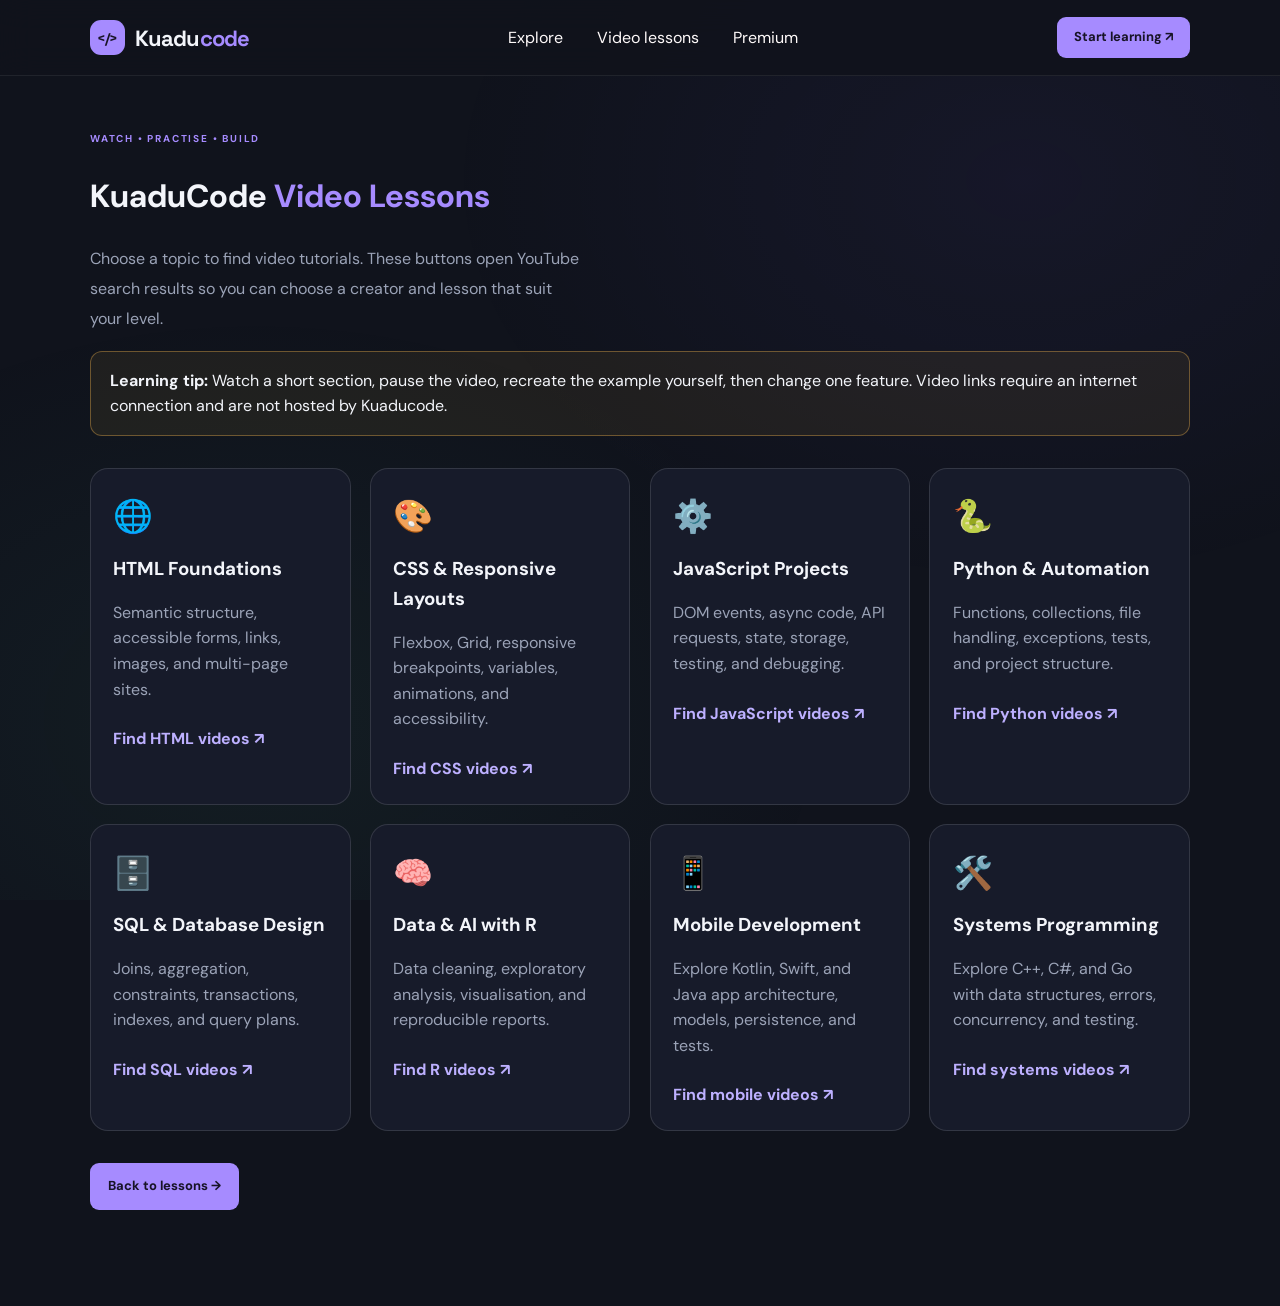
<file: video-lessons.html>
<!DOCTYPE html>
<html lang="en"><head><script async src="https://pagead2.googlesyndication.com/pagead/js/adsbygoogle.js?client=ca-pub-9583679349976543"
     crossorigin="anonymous"></script><meta charset="UTF-8"><meta name="viewport" content="width=device-width, initial-scale=1">
<meta name="description" content="CodePath video lesson directory for programming learners"><title>Video Lessons — KuaduCode</title><link rel="stylesheet" href="style.css"></head>
<body><header class="topbar"><a class="brand" href="index.html"><span class="brand-mark">&lt;/&gt;</span><span>Kuadu<span class="brand-accent">code</span></span></a>
<nav class="nav-links" aria-label="Main navigation"><a href="index.html#explore">Explore</a><a href="video-lessons.html">Video lessons</a><a href="index.html#premium">Premium</a></nav><a class="top-cta" href="index.html#explore">Start learning ↗</a></header>
<main class="page-wrap"><span class="eyebrow">WATCH • PRACTISE • BUILD</span><h1>KuaduCode <span class="brand-accent">Video Lessons</span></h1>
<p class="hero-text">Choose a topic to find video tutorials. These buttons open YouTube search results so you can choose a creator and lesson that suit your level.</p>
<div class="notice-box"><strong>Learning tip:</strong> Watch a short section, pause the video, recreate the example yourself, then change one feature. Video links require an internet connection and are not hosted by Kuaducode.</div>
<div class="video-grid">
<article class="video-card"><div class="video-icon">🌐</div><h3>HTML Foundations</h3><p>Semantic structure, accessible forms, links, images, and multi-page sites.</p><a target="_blank" rel="noopener noreferrer" href="https://www.youtube.com/results?search_query=HTML+full+course+beginner+semantic+HTML">Find HTML videos ↗</a></article>
<article class="video-card"><div class="video-icon">🎨</div><h3>CSS & Responsive Layouts</h3><p>Flexbox, Grid, responsive breakpoints, variables, animations, and accessibility.</p><a target="_blank" rel="noopener noreferrer" href="https://www.youtube.com/results?search_query=CSS+flexbox+grid+responsive+design+full+course">Find CSS videos ↗</a></article>
<article class="video-card"><div class="video-icon">⚙️</div><h3>JavaScript Projects</h3><p>DOM events, async code, API requests, state, storage, testing, and debugging.</p><a target="_blank" rel="noopener noreferrer" href="https://www.youtube.com/results?search_query=JavaScript+projects+DOM+async+API+full+course">Find JavaScript videos ↗</a></article>
<article class="video-card"><div class="video-icon">🐍</div><h3>Python & Automation</h3><p>Functions, collections, file handling, exceptions, tests, and project structure.</p><a target="_blank" rel="noopener noreferrer" href="https://www.youtube.com/results?search_query=Python+intermediate+projects+testing+file+handling+course">Find Python videos ↗</a></article>
<article class="video-card"><div class="video-icon">🗄️</div><h3>SQL & Database Design</h3><p>Joins, aggregation, constraints, transactions, indexes, and query plans.</p><a target="_blank" rel="noopener noreferrer" href="https://www.youtube.com/results?search_query=SQL+database+design+joins+indexes+transactions+course">Find SQL videos ↗</a></article>
<article class="video-card"><div class="video-icon">🧠</div><h3>Data & AI with R</h3><p>Data cleaning, exploratory analysis, visualisation, and reproducible reports.</p><a target="_blank" rel="noopener noreferrer" href="https://www.youtube.com/results?search_query=R+data+analysis+tidyverse+visualization+course">Find R videos ↗</a></article>
<article class="video-card"><div class="video-icon">📱</div><h3>Mobile Development</h3><p>Explore Kotlin, Swift, and Java app architecture, models, persistence, and tests.</p><a target="_blank" rel="noopener noreferrer" href="https://www.youtube.com/results?search_query=Kotlin+Swift+mobile+development+beginner+projects">Find mobile videos ↗</a></article>
<article class="video-card"><div class="video-icon">🛠️</div><h3>Systems Programming</h3><p>Explore C++, C#, and Go with data structures, errors, concurrency, and testing.</p><a target="_blank" rel="noopener noreferrer" href="https://www.youtube.com/results?search_query=C%2B%2B+C%23+Go+intermediate+programming+projects">Find systems videos ↗</a></article>
</div><p><a class="btn btn-primary" href="index.html#explore">Back to lessons →</a></p></main></body></html>
</file>
<file: style.css>
@import url('https://fonts.googleapis.com/css2?family=DM+Sans:wght@400;500;600;700&family=Space+Grotesk:wght@400;500;600;700&display=swap');

:root{--bg:#10131c;--panel:#171b27;--panel2:#1d2230;--line:#2b3040;--text:#f3f5fa;--muted:#9ba3b7;--purple:#a68bff;--purple2:#8262ed;--green:#8be2bb;--orange:#ffb17c;--blue:#8db9ff;--pink:#f4a6d7}
*{box-sizing:border-box}
html{scroll-behavior:smooth;scroll-padding-top:90px}
body{margin:0;background:#10131c;color:var(--text);font-family:'DM Sans',sans-serif;line-height:1.6;position:relative}
body::before{content:'';position:fixed;inset:0;z-index:-1;background:
  url("data:image/svg+xml,%3Csvg xmlns='http://www.w3.org/2000/svg' width='400' height='400' viewBox='0 0 400 400'%3E%3Cdefs%3E%3Cpattern id='bg' x='0' y='0' width='80' height='80' patternUnits='userSpaceOnUse'%3E%3Crect width='80' height='80' fill='none'/%3E%3Cg fill='none' stroke='rgba(166,139,255,0.06)' stroke-width='0.5'%3E%3Cpath d='M0 40h80M40 0v80'/%3E%3C/g%3E%3Ctext x='6' y='28' font-size='11' fill='rgba(139,226,187,0.025)' font-family='monospace'%3E%7B%7D%3C/text%3E%3Ctext x='46' y='66' font-size='9' fill='rgba(166,139,255,0.025)' font-family='monospace'%3E%3C/%3E%3Ctext x='4' y='70' font-size='8' fill='rgba(141,185,255,0.025)' font-family='monospace'%3E=&gt;%3C/text%3E%3Ctext x='40' y='25' font-size='8' fill='rgba(244,161,215,0.02)' font-family='monospace'%3E_%3C/text%3E%3Ctext x='28' y='46' font-size='7' fill='rgba(255,177,124,0.02)' font-family='monospace'%3E//%3C/text%3E%3C/pattern%3E%3C/defs%3E%3Crect width='400' height='400' fill='url(%23bg)'/%3E%3C/svg%3E") repeat,
  radial-gradient(ellipse at 80% 20%,rgba(122,94,255,.06) 0%,transparent 40%),
  radial-gradient(ellipse at 20% 80%,rgba(75,200,160,.06) 0%,transparent 40%);pointer-events:none}

body::after{content:'';position:fixed;inset:0;z-index:-1;pointer-events:none;overflow:hidden}
a{color:inherit;text-decoration:none}
button,input{font:inherit}
button{cursor:pointer}
:focus-visible{outline:3px solid var(--purple);outline-offset:3px}
.topbar{height:76px;padding:0 7%;display:flex;align-items:center;justify-content:space-between;gap:24px;border-bottom:1px solid rgba(255,255,255,.07);background:rgba(16,19,28,.94);position:sticky;top:0;z-index:10;backdrop-filter:blur(16px)}
.brand{display:inline-flex;align-items:center;gap:10px;font:700 22px 'Space Grotesk',sans-serif;letter-spacing:-.8px}
.brand-mark{width:35px;height:35px;display:grid;place-items:center;border-radius:11px;background:var(--purple);color:#171326;font-size:14px}
.brand-accent{color:var(--purple)}
.nav-links{display:flex;gap:34px;color:snow;font-size:13px,border-style:solid,white;border-radius:50px; }
.nav-links a:hover{color:var(--text)}
.top-cta{background:var(--purple);color:#171326;padding:10px 17px;border-radius:9px;font-weight:700;font-size:13px}
.mobile-menu{display:none;background:transparent;border:0;color:var(--text);font-size:25px}
.hero{padding:85px 8% 76px;display:grid;grid-template-columns:1fr 1fr;gap:55px;align-items:center;max-width:1500px;margin:auto;overflow:hidden}
.eyebrow{font-size:10px;font-weight:700;letter-spacing:1.8px;color:var(--purple)}
.live-dot{display:inline-block;width:7px;height:7px;border-radius:50%;background:var(--green);margin-right:8px;box-shadow:0 0 12px #8be2bb80}
.hero h1{font:700 clamp(43px,5.4vw,70px)/1.08 'Space Grotesk',sans-serif;letter-spacing:-3.2px;margin:23px 0}
.hero h1 span{color:var(--purple)}
.hero-text{color:var(--muted);font-size:16px;max-width:490px;line-height:1.9}
.hero-actions{display:flex;gap:12px;align-items:center;flex-wrap:wrap;margin-top:28px}
.btn{border:0;display:inline-flex;align-items:center;justify-content:center;gap:14px;padding:13px 18px;border-radius:9px;font-size:13px;font-weight:700;transition:transform .2s,background .2s}
.btn:hover{transform:translateY(-2px)}
.btn-primary{background:var(--purple);color:#171326}
.btn-primary:hover{background:#b7a4ff}
.btn-quiet{color:var(--text);border:1px solid var(--line);background:transparent}
.hero-proof{display:flex;align-items:center;gap:13px;margin-top:34px}
.avatar-stack{display:flex}.avatar-stack span{width:34px;height:34px;border:2px solid var(--bg);background:#272d3d;border-radius:50%;display:grid;place-items:center;margin-left:-7px;font-size:16px}.avatar-stack span:first-child{margin-left:0}
.hero-proof p{font-size:12px;line-height:1.45;margin:0}.hero-proof small{color:var(--muted)}
.hero-art{position:relative;min-height:360px;display:grid;place-items:center}
.glow{position:absolute;border-radius:50%;filter:blur(60px);opacity:.18;pointer-events:none}.glow-one{width:240px;height:240px;background:#9774ff;top:15px;left:20px}.glow-two{width:180px;height:180px;background:#4dba9a;bottom:0;right:10px}
.code-window{position:relative;width:min(100%,470px);background:#151925;border:1px solid #363b4c;border-radius:14px;overflow:hidden;box-shadow:0 30px 90px #0005;transform:rotate(-1deg)}
.window-bar{height:43px;background:#202433;border-bottom:1px solid #303547;display:flex;align-items:center;justify-content:space-between;padding:0 15px;color:#8f96ab;font-size:10px}
.window-dots{display:flex;gap:5px}.window-dots i{width:7px;height:7px;border-radius:50%;background:#fb807d}.window-dots i:nth-child(2){background:#f4c46b}.window-dots i:nth-child(3){background:#7dd6a1}
.window-menu{letter-spacing:2px}
.code-content{padding:24px 18px 20px;font:12px/2.2 ui-monospace,SFMono-Regular,Consolas,monospace;white-space:nowrap;overflow-x:auto}
.line-no{display:inline-block;width:32px;color:#626b80;user-select:none}.code-purple{color:#c1a3ff}.code-blue{color:#8db9ff}.code-green{color:#9be6bd}.code-yellow{color:#f4d18d}.code-muted{color:#788397}
.terminal{border-top:1px solid #303547;background:#10141e;padding:14px 18px;font:11px ui-monospace,monospace;color:#c1c8d9}.terminal-prompt{color:var(--green);margin-right:8px}.terminal b{color:var(--green);font-weight:500}.terminal-cursor{display:inline-block;height:12px;border-left:2px solid var(--purple);vertical-align:middle;margin-left:4px;animation:blink 1s steps(2,start) infinite}
.floating-card{position:absolute;display:flex;align-items:center;gap:11px;background:#222737;border:1px solid #41475a;padding:12px 15px;border-radius:12px;box-shadow:0 12px 35px #0004}.float-top{top:18px;right:-8px}.float-bottom{bottom:18px;left:-15px}.float-icon{width:34px;height:34px;display:grid;place-items:center;border-radius:9px;background:#47386d;color:#d8ccff}.float-icon.green{background:#244b43;color:var(--green)}.floating-card strong,.floating-card small{display:block}.floating-card strong{font-size:11px}.floating-card small{font-size:10px;color:var(--muted)}
.stats-row{display:grid;grid-template-columns:repeat(4,1fr);max-width:1150px;margin:0 auto;padding:25px 6%;border-top:1px solid var(--line);border-bottom:1px solid var(--line)}
.stats-row div{text-align:center;border-right:1px solid var(--line);display:grid;gap:3px}.stats-row div:last-child{border:0}.stats-row strong{font:700 25px 'Space Grotesk',sans-serif;color:var(--purple)}.stats-row span{font-size:11px;color:var(--muted)}
.section{padding:86px 7%;max-width:1450px;margin:auto}
.section-heading{display:flex;justify-content:space-between;align-items:end;margin-bottom:29px}
.section-heading h2,.learning-copy h2,.about-section h2{font:700 clamp(28px,3.4vw,40px)/1.2 'Space Grotesk',sans-serif;letter-spacing:-1.4px;margin:10px 0}
.section-heading h2 span{color:var(--purple)}.section-heading p,.learning-copy>p,.about-section p{color:var(--muted);font-size:13px;max-width:590px;margin:8px 0 0}
.category-grid{display:grid;grid-template-columns:repeat(5,1fr);gap:12px;margin-bottom:42px}
.category-card{display:flex;align-items:center;gap:11px;text-align:left;min-width:0;padding:15px 12px;background:var(--panel);border:1px solid var(--line);border-radius:12px;color:var(--text);transition:.2s}
.category-card:hover,.category-card.active{border-color:var(--purple);background:#211e32;transform:translateY(-2px)}
.category-symbol{width:35px;height:35px;flex-shrink:0;border-radius:9px;background:#332c4c;color:#d2c4ff;display:grid;place-items:center;font-size:15px;font-weight:700}
.category-symbol.orange{background:#47352b;color:var(--orange)}.category-symbol.blue{background:#293a54;color:var(--blue)}.category-symbol.pink{background:#4a2d45;color:var(--pink)}.category-symbol.green{background:#29443e;color:var(--green)}
.category-card strong,.category-card small{display:block}.category-card strong{font-size:11px;line-height:1.4}.category-card small{font-size:9px;color:var(--muted);margin-top:4px}.category-arrow{margin-left:auto;color:#777f94;font-size:14px}
.language-toolbar{display:flex;justify-content:space-between;align-items:center;gap:20px;margin-bottom:19px}.language-toolbar h3{font:600 20px 'Space Grotesk',sans-serif;margin:0}.language-toolbar p{font-size:11px;color:var(--muted);margin:3px 0 0}
.search-box{display:flex;align-items:center;gap:9px;width:min(100%,270px);padding:9px 12px;border:1px solid var(--line);background:var(--panel);border-radius:9px;color:var(--muted)}.search-box>span{font-size:22px;line-height:1}.search-box input{width:100%;background:transparent;border:0;outline:0;color:var(--text);font-size:12px;min-width:0}.search-box input::placeholder{color:#747d91}.search-box kbd{border:1px solid #42485a;border-radius:4px;padding:0 5px;font-size:10px}
.language-grid{display:grid;grid-template-columns:repeat(3,1fr);gap:15px}
.language-card{padding:21px;background:var(--panel);border:1px solid var(--line);border-radius:13px;transition:transform .2s,border-color .2s;display:flex;flex-direction:column;min-height:235px}
.language-card:hover{transform:translateY(-3px);border-color:#5a526e}
.language-top{display:flex;justify-content:space-between;align-items:start}
.language-logo{width:44px;height:44px;display:grid;place-items:center;border-radius:11px;font:700 13px 'Space Grotesk',sans-serif;background:#302a47;color:#d4c8ff}.language-logo.orange{background:#48352b;color:var(--orange)}.language-logo.blue{background:#293a54;color:var(--blue)}.language-logo.green{background:#29443e;color:var(--green)}.language-logo.pink{background:#4a2d45;color:var(--pink)}
.level{font-size:9px;padding:5px 8px;border-radius:20px;background:#292e3c;color:#b9c1d2}.level.beginner{color:var(--green);background:#20352f}.level.intermediate{color:var(--orange);background:#3b3029}
.language-card h3{font:600 18px 'Space Grotesk',sans-serif;margin:16px 0 5px}.language-card p{font-size:12px;color:var(--muted);line-height:1.7;margin:0 0 16px;flex:1}
.card-footer{display:flex;align-items:center;justify-content:space-between;border-top:1px solid var(--line);padding-top:14px;margin-top:auto}.card-footer span{font-size:10px;color:var(--muted)}.card-footer button{border:0;background:transparent;color:var(--purple);font-size:11px;font-weight:700;padding:5px 0}.card-footer button:hover{color:#d0c3ff}
.empty-state{text-align:center;color:var(--muted);padding:35px}
.learning-section{padding-top:20px}
.learning-banner{display:grid;grid-template-columns:1fr .9fr;gap:45px;padding:42px;border:1px solid #3a344f;border-radius:18px;background:radial-gradient(ellipse at 5% 0%,#33294f 0%,transparent 45%),#171b28}
.learning-copy .btn{margin-top:22px}.path-steps{align-self:center}.path-step{display:flex;align-items:center;gap:14px;padding:14px;background:#202536;border:1px solid #383d50;border-radius:10px}.step-number{font:700 12px 'Space Grotesk',sans-serif;color:var(--purple)}.path-step div{flex:1}.path-step strong,.path-step small{display:block}.path-step strong{font-size:12px}.path-step small{font-size:10px;color:var(--muted);margin-top:3px}.step-check{color:var(--green)}.path-connector{height:14px;border-left:1px dashed #62577e;margin-left:22px}
.about-section{display:flex;align-items:center;gap:25px;padding-top:35px;padding-bottom:75px}.about-icon{width:70px;height:70px;flex-shrink:0;display:grid;place-items:center;background:#2d2744;border:1px solid #4e426f;border-radius:18px;color:var(--purple);font:700 20px 'Space Grotesk',sans-serif}
.footer{border-top:1px solid var(--line);padding:27px 7%;display:flex;align-items:center;justify-content:space-between;gap:20px;color:var(--muted);font-size:11px}.footer .brand{color:var(--text);font-size:17px}.footer .brand-mark{width:29px;height:29px;font-size:11px}.footer p{margin:0}
.lesson-dialog{width:min(92vw,560px);max-height:88vh;overflow:auto;background:#171b27;color:var(--text);border:1px solid #42465a;border-radius:17px;padding:30px;box-shadow:0 25px 100px #0009}.lesson-dialog::backdrop{background:#070911c9;backdrop-filter:blur(5px)}.dialog-close{position:absolute;right:15px;top:12px;border:0;background:transparent;color:var(--muted);font-size:27px}.dialog-icon{width:48px;height:48px;display:grid;place-items:center;background:#332b4b;color:#d6caff;border-radius:12px;font-weight:700;margin-bottom:18px}.lesson-dialog h2{font:700 28px 'Space Grotesk',sans-serif;margin:7px 0}.lesson-dialog>p{font-size:13px;color:var(--muted)}.lesson-block,.lesson-tip{background:#202535;border:1px solid #353b4d;border-radius:11px;padding:17px;margin-top:20px}.lesson-block h3{margin:0 0 7px;font-size:14px}.lesson-block p,.lesson-tip p{font-size:12px;color:var(--muted);margin:0 0 12px}.lesson-block pre{padding:15px;background:#10141e;border-radius:8px;overflow:auto;color:#a9e8c4;font-size:12px}.copy-button{background:transparent;border:1px solid #454b60;color:var(--text);border-radius:7px;padding:7px 10px;font-size:11px}.lesson-tip strong{font-size:12px;color:var(--green)}.complete-button{width:100%;margin-top:18px}.dialog-note{font-size:11px!important}.toast{position:fixed;bottom:22px;left:50%;transform:translate(-50%,20px);opacity:0;pointer-events:none;background:#292e40;border:1px solid #4c5269;border-radius:9px;padding:12px 17px;font-size:12px;box-shadow:0 10px 35px #0005;transition:.25s;z-index:30;max-width:90vw}.toast.show{opacity:1;transform:translate(-50%,0)}
@keyframes blink{to{visibility:hidden}}
@keyframes codeFall{0%{transform:translateY(-10px);opacity:0}10%{opacity:.5}90%{opacity:.5}to{transform:translateY(100vh);opacity:0}}
@keyframes drift{0%,to{transform:translateX(0) rotate(-1deg)}50%{transform:translateX(30px) rotate(1deg)}}
@keyframes glowPulse{0%,to{opacity:.08}50%{opacity:.16}}
.code-particle{position:fixed;font-family:ui-monospace,Consolas,monospace;font-size:clamp(8px,1.2vw,14px);color:var(--purple);opacity:0;pointer-events:none;z-index:-1;animation:codeFall linear infinite;white-space:nowrap}
.code-particle:nth-child(odd){color:var(--green)}
.code-particle:nth-child(3n){color:var(--blue)}
.code-particle:nth-child(5n){color:var(--orange)}
.code-particle:nth-child(7n){color:var(--pink)}
.floating-grid{position:fixed;inset:0;z-index:-1;pointer-events:none;background-image:
  linear-gradient(rgba(166,139,255,.02) 1px,transparent 1px),
  linear-gradient(90deg,rgba(166,139,255,.02) 1px,transparent 1px);
background-size:50px 50px;animation:drift 20s ease-in-out infinite}
.glow-orb{position:fixed;width:300px;height:300px;border-radius:50%;filter:blur(80px);pointer-events:none;z-index:-1;animation:glowPulse 8s ease-in-out infinite}.glow-orb.one{top:-80px;left:-80px;background:var(--purple)}.glow-orb.two{bottom:-100px;right:-60px;background:var(--green);animation-delay:4s}
@media(max-width:1000px){.hero{padding-left:6%;padding-right:6%;gap:25px}.category-grid{grid-template-columns:repeat(3,1fr)}.language-grid{grid-template-columns:repeat(2,1fr)}.floating-card.float-top{right:0}.floating-card.float-bottom{left:0}}
@media(max-width:700px){.topbar{height:66px;padding:0 5%}.nav-links{display:none;position:absolute;top:65px;left:0;right:0;padding:18px 5%;background:#171b27;border-bottom:1px solid var(--line);flex-direction:column;gap:17px}.nav-links.open{display:flex}.top-cta{margin-left:auto;font-size:11px;padding:9px 11px}.mobile-menu{display:block}.hero{grid-template-columns:1fr;padding-top:55px;padding-bottom:50px}.hero h1{letter-spacing:-2px}.hero-art{min-height:300px;margin-top:15px}.code-content{font-size:10px}.floating-card{padding:9px 11px}.float-top{top:0}.float-bottom{bottom:0}.stats-row{grid-template-columns:repeat(2,1fr);gap:20px;padding:25px 5%}.stats-row div:nth-child(2){border:0}.stats-row div:nth-child(3),.stats-row div:nth-child(4){padding-top:15px;border-top:1px solid var(--line)}.section{padding:60px 5%}.category-grid{grid-template-columns:1fr 1fr}.category-card{padding:12px 9px}.category-card strong{font-size:10px}.category-card small{font-size:8px}.language-toolbar{align-items:flex-start;flex-direction:column}.search-box{width:100%}.language-grid{grid-template-columns:1fr}.language-card{min-height:0}.learning-banner{grid-template-columns:1fr;padding:25px;gap:30px}.about-section{align-items:flex-start}.footer{flex-direction:column;text-align:center}.section-heading h2{letter-spacing:-.8px}}
@media(max-width:390px){.brand{font-size:19px}.top-cta{display:none}.category-grid{grid-template-columns:1fr}.hero h1{font-size:42px}.about-icon{width:52px;height:52px;font-size:16px}}
@media(prefers-reduced-motion:reduce){*,*::before,*::after{scroll-behavior:auto!important;animation-duration:.01ms!important;animation-iteration-count:1!important;transition-duration:.01ms!important}}

.hero-art{isolation:isolate}
.hero-image{position:absolute;inset:0;width:100%;height:100%;object-fit:cover;border-radius:24px;opacity:.28;z-index:-1;pointer-events:none}
.category-card{position:relative;overflow:hidden}
.category-thumb{width:48px;height:42px;object-fit:cover;border-radius:8px;flex-shrink:0;border:1px solid rgba(255,255,255,.12)}
.language-art{width:100%;height:112px;object-fit:cover;border-radius:9px;margin-bottom:17px;border:1px solid rgba(255,255,255,.08)}
@media(max-width:700px){.category-thumb{width:40px;height:36px}.language-art{height:145px}}

#dialogLesson { white-space: pre-line; line-height: 1.75; }

.premium-section{padding-top:2rem;padding-bottom:4rem}
.premium-card{display:grid;grid-template-columns:minmax(0,1.5fr) minmax(180px,1fr);gap:2rem;align-items:center;padding:clamp(1.5rem,4vw,3rem);border:1px solid rgba(143,123,255,.35);border-radius:24px;background:linear-gradient(135deg,rgba(114,88,255,.13),rgba(22,26,42,.96));box-shadow:0 24px 70px rgba(0,0,0,.18)}
.premium-badge{display:inline-block;padding:.45rem .75rem;border-radius:999px;background:rgba(143,123,255,.18);color:#bcb0ff;font-size:.75rem;font-weight:800;letter-spacing:.1em}
.premium-card h3{font-size:clamp(1.7rem,3vw,2.5rem);margin:1rem 0 .5rem}
.premium-price{font-size:2.5rem;font-weight:850;margin:.4rem 0}.premium-price span{font-size:1rem;font-weight:500;color:var(--muted,#a6abc0)}
.premium-card ul{padding-left:1.2rem;line-height:1.9}.premium-card li::marker{color:#9b8cff}
.premium-note{display:block;margin-top:1rem;color:var(--muted,#a6abc0);font-size:.8rem}
.premium-art{min-height:240px;display:grid;grid-template-columns:1fr 1fr;gap:1rem;align-content:center;transform:rotate(-4deg)}
.premium-art span{display:grid;place-items:center;min-height:95px;border:1px solid rgba(255,255,255,.15);border-radius:20px;background:rgba(255,255,255,.05);font-size:2.2rem;font-weight:800;color:#bdb2ff}
.video-grid{display:grid;grid-template-columns:repeat(auto-fit,minmax(240px,1fr));gap:1.2rem;margin:2rem 0}
.video-card{padding:1.4rem;border:1px solid var(--border,rgba(255,255,255,.12));border-radius:18px;background:var(--card,#171b2a)}
.video-icon{font-size:2rem}.video-card h3{margin:.7rem 0}.video-card p{line-height:1.6;color:var(--muted,#a6abc0)}
.video-card a{display:inline-block;margin-top:.5rem;color:#bdb0ff;font-weight:700}
.page-wrap{max-width:1100px;width:calc(100% - 2rem);margin:0 auto;padding:3rem 0 5rem}
.notice-box{padding:1rem 1.2rem;border:1px solid rgba(255,190,80,.35);border-radius:12px;background:rgba(255,190,80,.07);line-height:1.6}
@media(max-width:700px){.premium-card{grid-template-columns:1fr}.premium-art{min-height:130px}.premium-art span{min-height:65px}}

.plan-grid{display:grid;grid-template-columns:repeat(auto-fit,minmax(220px,1fr));gap:1rem;margin:2rem 0}
.plan-card{display:flex;flex-direction:column;align-items:flex-start;padding:1.4rem;border:1px solid rgba(143,123,255,.28);border-radius:18px;background:linear-gradient(160deg,rgba(143,123,255,.09),rgba(22,26,42,.96))}
.plan-card h2{font-size:2rem;margin:1rem 0 .2rem}.plan-card p{color:var(--muted,#a6abc0)}
.plan-card ul{padding-left:1.2rem;line-height:1.8;flex:1}.plan-card .btn{margin-top:1rem;width:100%}
.payment-panel{margin:3rem 0;padding:clamp(1.2rem,3vw,2rem);border:1px solid rgba(255,190,80,.28);border-radius:22px;background:rgba(255,255,255,.025)}
.payment-panel form{display:grid;gap:.7rem;max-width:620px;margin:1.5rem 0}
.payment-panel label{font-weight:700;margin-top:.35rem}
.payment-panel input{width:100%;padding:.85rem 1rem;border:1px solid rgba(255,255,255,.18);border-radius:10px;background:rgba(0,0,0,.16);color:inherit;font:inherit}
.payment-panel input:focus{outline:2px solid #9b8cff;outline-offset:2px}
.payment-panel input[readonly]{opacity:.85}
.payment-message{min-height:1.5em;line-height:1.6};
</file>
